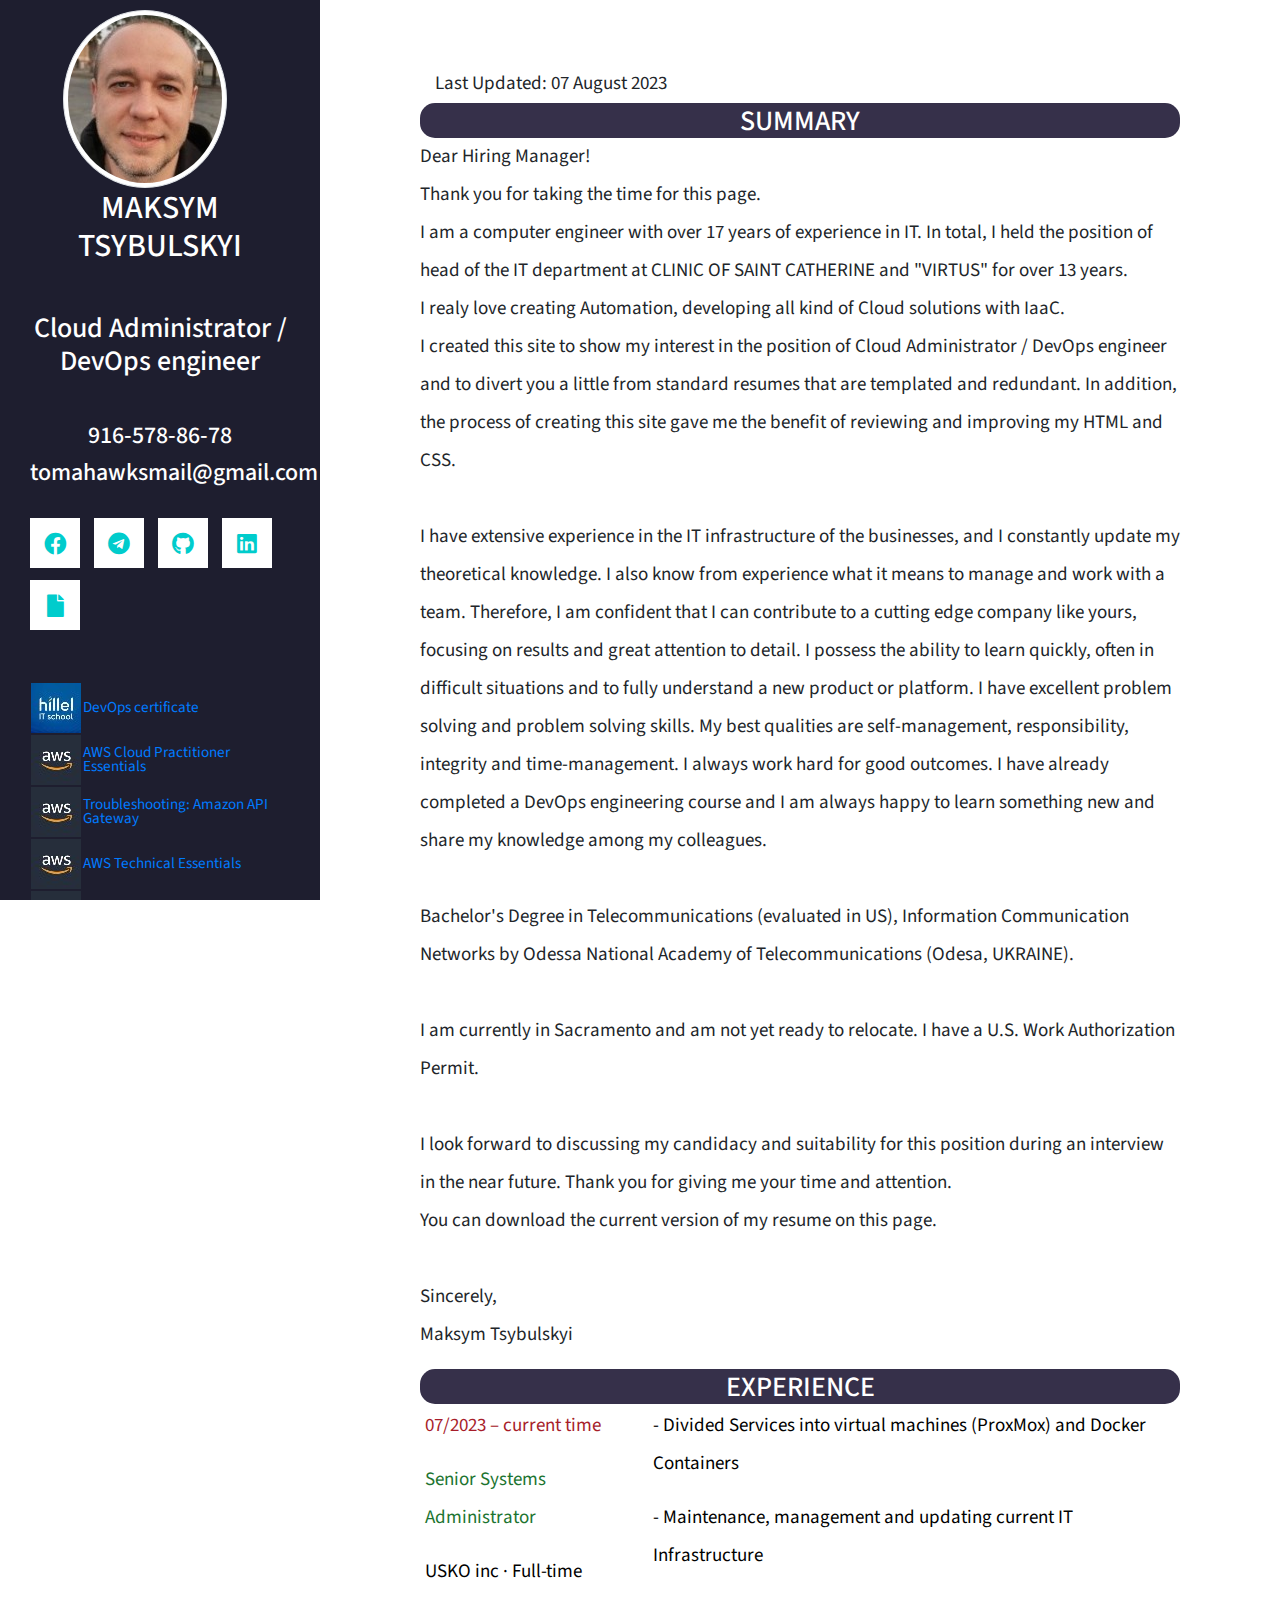
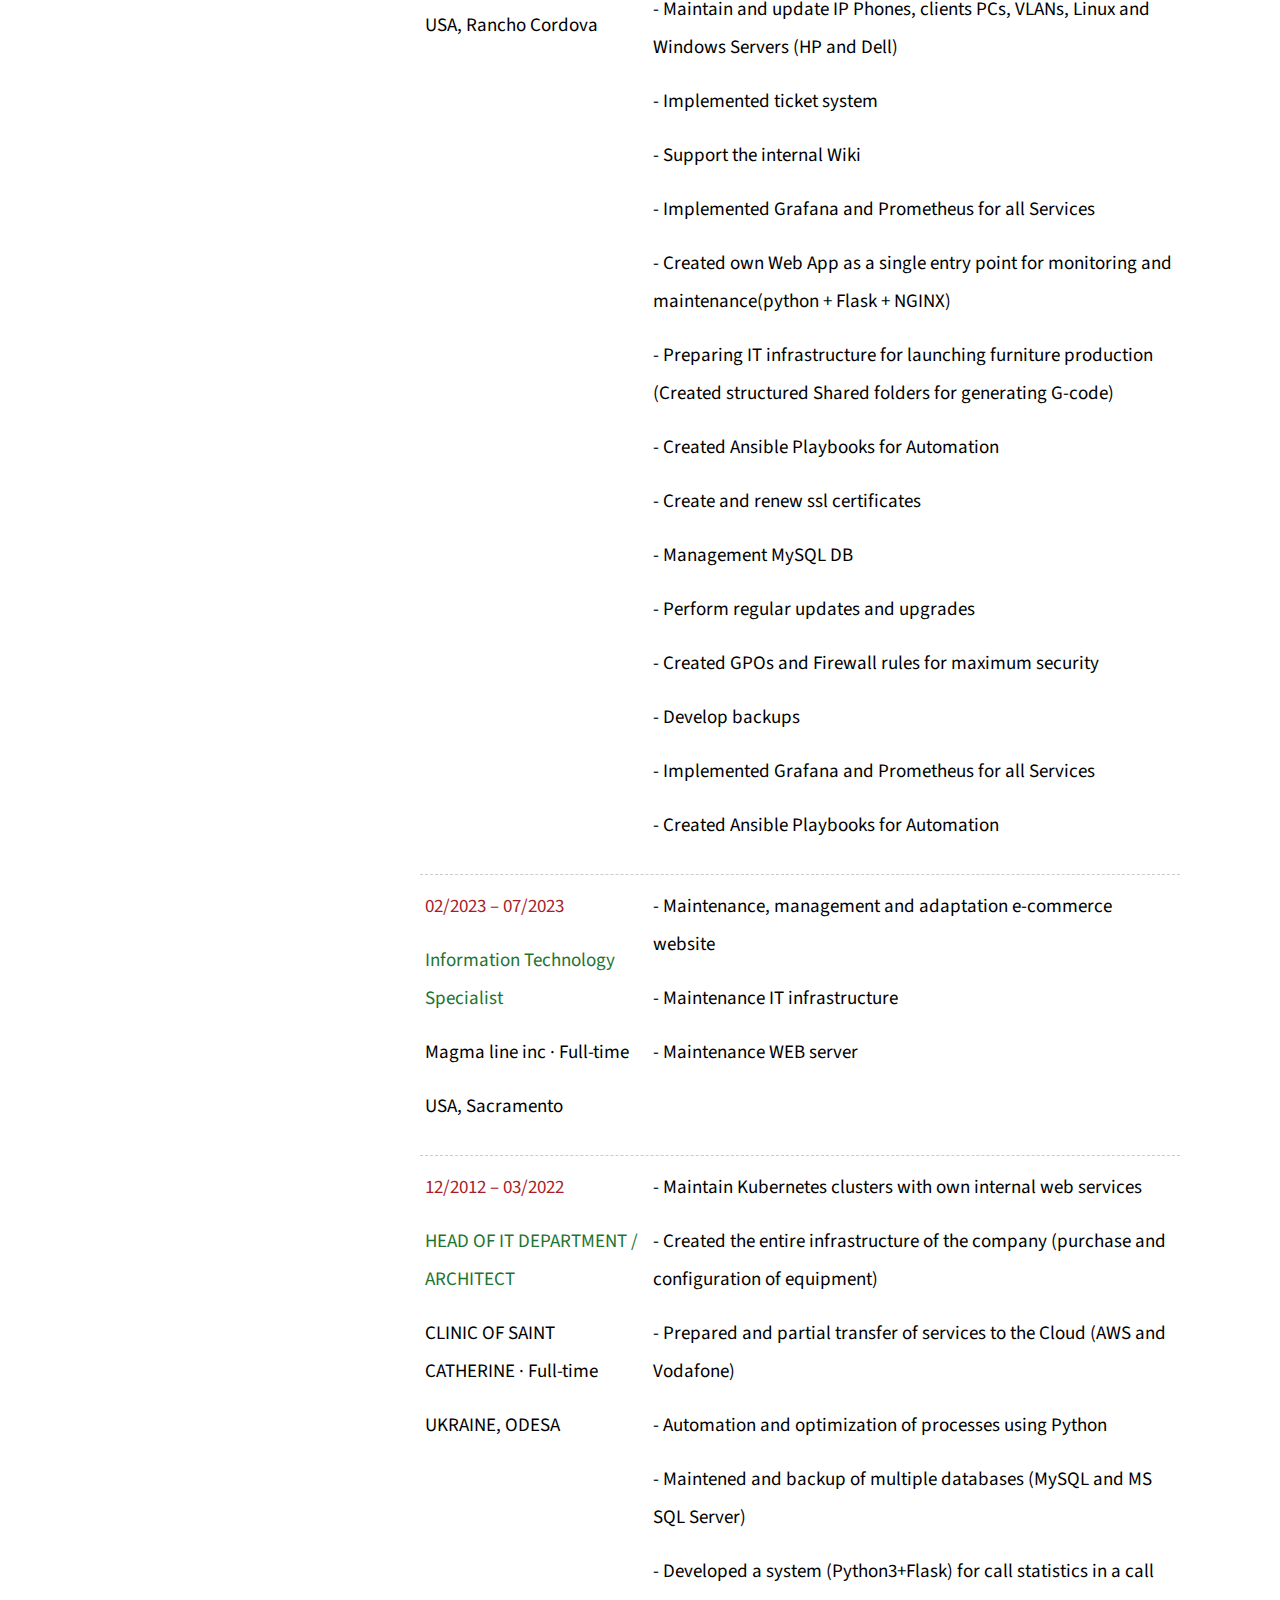
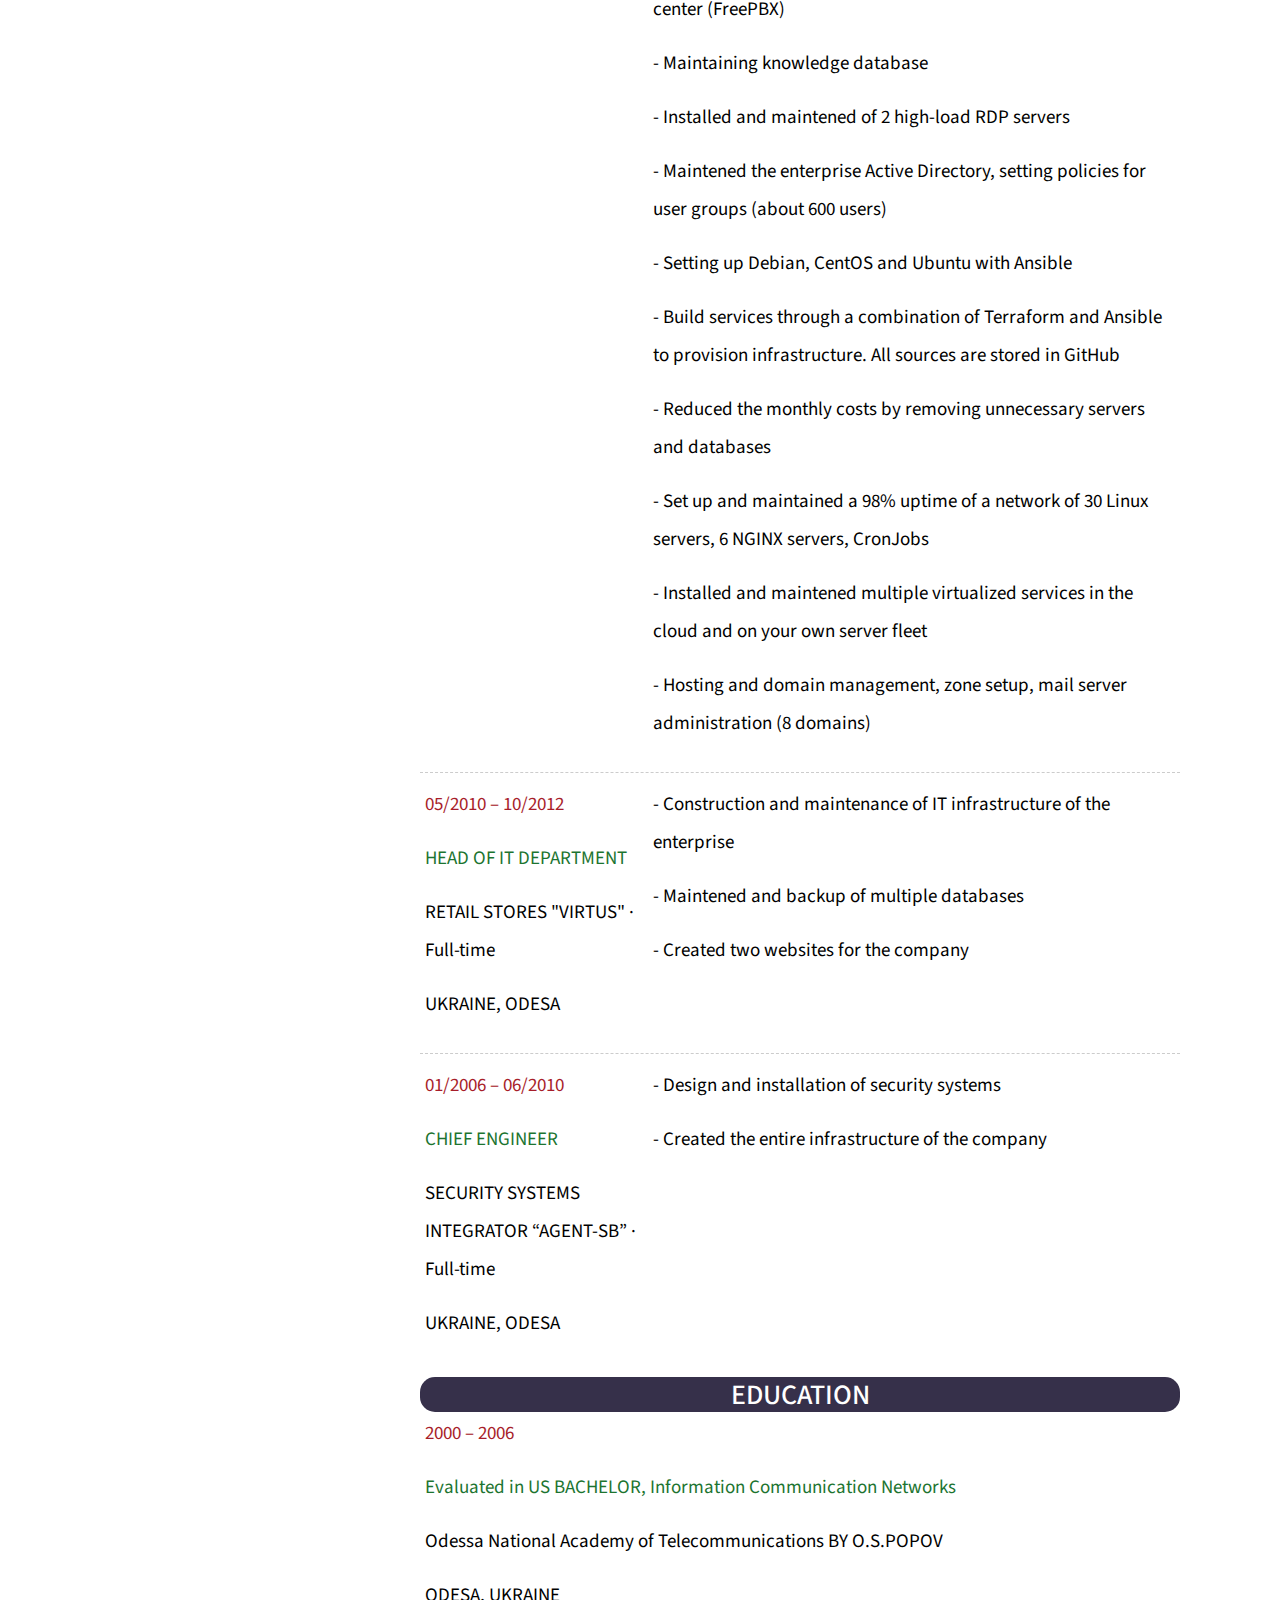
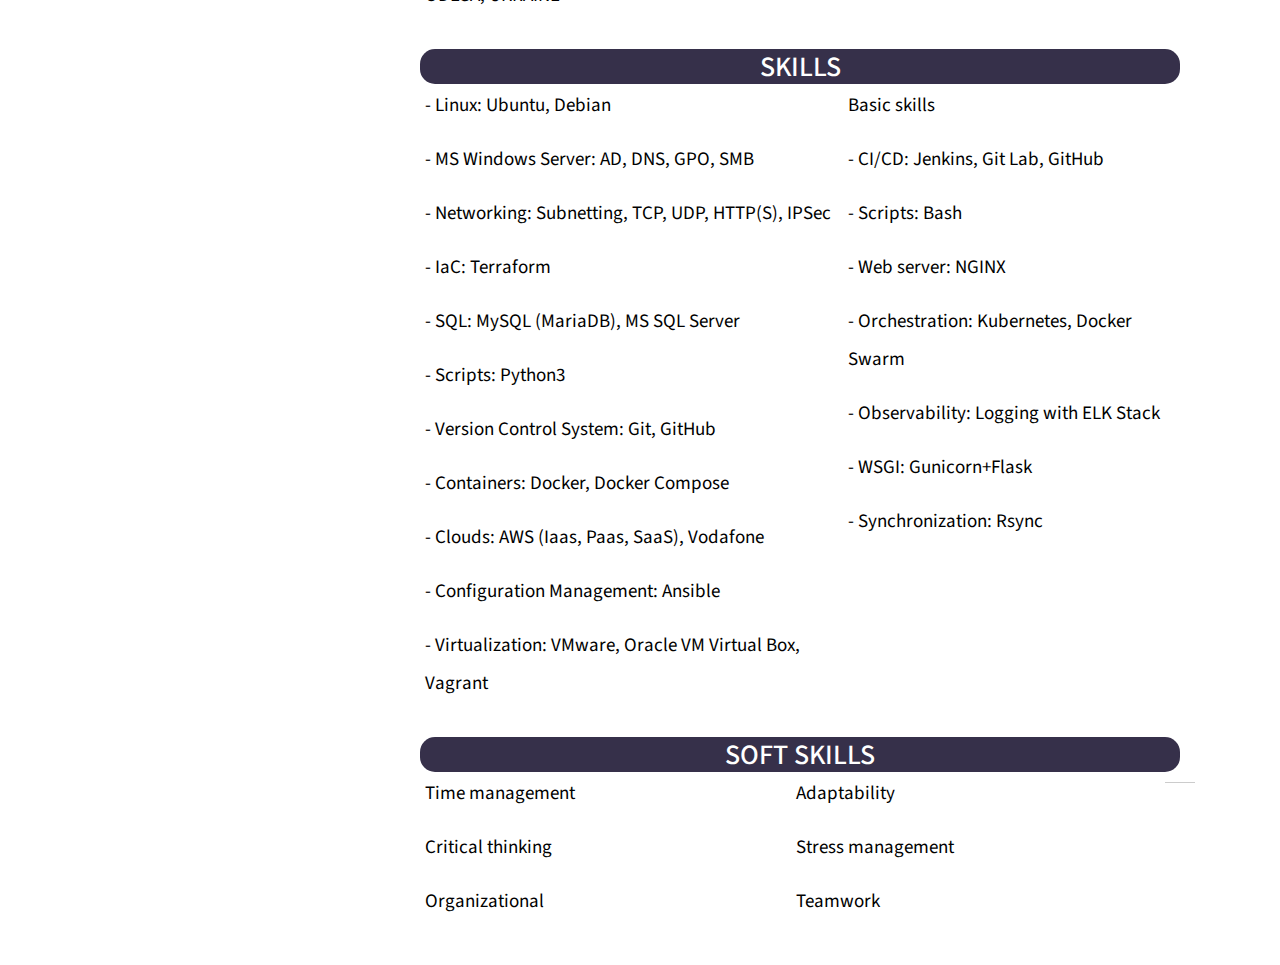
<file: index.html>
<!DOCTYPE html>
<html lang="en">
<head>

    <meta charset="UTF-8">
    <meta name="viewport" content="width=device-width, initial-scale=1.0">
    <title>MAKSYM TSYBULSKYI</title>
    <link rel="icon" type="image/x-icon" href="img/favicon.ico">
    <link rel="stylesheet" href="fontawesome/css/all.min.css"> <!-- https://fontawesome.com/ -->
    <link href="https://fonts.googleapis.com/css2?family=Source+Sans+Pro&display=swap" rel="stylesheet">
    <!-- https://fonts.google.com/ -->
    <link href="css/bootstrap.min.css" rel="stylesheet">
    <link href="css/templatemo-xtra-blog.css" rel="stylesheet">

</head>
<body>
<header class="tm-header" id="tm-header">
    <div class="tm-header-wrapper">
        <div class="tm-site-header">
            <div class="mb-3 mx-auto tm-site-logo">
                <figure class="tm-comment-figure">
                    <img src="img/face.jpg" alt="Image" class="mb-2 rounded-circle img-thumbnail">
                </figure>
            </div>
            <br>
            <h2 class="text-center">MAKSYM TSYBULSKYI</h2><br>
            <h3 class="text-center">Cloud Administrator / DevOps engineer </h3><br>
            <br>
            <h4>916-578-86-78</h4>
            <h4>tomahawksmail@gmail.com</h4>
        </div>

        <div class="tm-mb-40">
            <a rel="nofollow" href="https://www.facebook.com/profile.php?id=100010764849363" class="tm-social-link">
                <i class="fab fa-facebook tm-social-icon"></i>
            </a>
            <a href="https://t.me/MaksimTsybulskiy" class="tm-social-link">
                <i class="fab fa-telegram tm-social-icon"></i>
            </a>
            <a href="https://github.com/tomahawksmail" class="tm-social-link">
                <i class="fab fa-github tm-social-icon"></i>
            </a>
            <a href="https://www.linkedin.com/in/maksym-tsybulskyi/" class="tm-social-link">
                <i class="fab fa-linkedin tm-social-icon"></i>
            </a>
            <a href="files/Tsybulskyi Maksym.pdf" class="tm-social-link">
                <i class="fa fa-file tm-social-icon"></i>
            </a>
        </div>
        <div class="tm-mb-10">
            <table>
                <tbody style="font-size:80%;  line-height: 90%;">
                <tr style="height: 23px;">
                    <td style="height: 23px;"><img src="img/hillel.jpg" alt="Image"></td>
                    <td style="height: 23px;"><a href="https://certificate.ithillel.ua/view/87835199" target="_blank">DevOps
                        certificate</a></td>
                </tr>
                <tr style="height: 23px;">
                    <td style="height: 23px;"><img src="img/aws.jpg" alt="Image"></td>
                    <td style="height: 23px;"><a href="cert/134_3_994416_1672790199_AWSCourseCompletionCertificate.pdf"
                                                 target="_blank">AWS Cloud Practitioner Essentials</a></td>
                </tr>
                <tr style="height: 23px;">
                    <td style="height: 23px;"><img src="img/aws.jpg" alt="Image"></td>
                    <td style="height: 23px;"><a
                            href="cert/12269_5_994416_1673553901_AWS_Skill_BuilderCourseCompletionCertificate.pdf"
                            target="_blank">Troubleshooting: Amazon API Gateway</a></td>
                </tr>
                <tr style="height: 23px;">
                    <td style="height: 23px;"><img src="img/aws.jpg" alt="Image"></td>
                    <td style="height: 23px;"><a
                            href="cert/1851_3_994416_1641762366_AWSCourseCompletionCertificate.pdf" target="_blank">AWS
                        Technical Essentials</a></td>

                </tr>
                <tr style="height: 23px;">
                    <td style="height: 23px;"><img src="img/aws.jpg" alt="Image"></td>
                    <td style="height: 23px;"><a
                            href="cert/12439_3_994416_1672958792_AWSCourseCompletionCertificate.pdf" target="_blank">AWS
                        Networking Basics</a></td>
                </tr>


                <tr style="height: 23px;">
                    <td style="height: 23px;"><img src="img/aws.jpg" alt="Image"></td>
                    <td style="height: 23px;"><a href="cert/8187_3_994416_1673308184_AWSCourseCompletionCertificate.pdf"
                                                 target="_blank">AWS Network Monitoring and Troubleshooting</a></td>
                <tr style="height: 23px;">
                    <td style="height: 23px;"><img src="img/aws.jpg" alt="Image"></td>
                    <td style="height: 23px;"><a href="cert/199_3_994416_1657074197_AWSCourseCompletionCertificate.pdf"
                                                 target="_blank">AWS Compute Services Overview</a></td>
                </tr>
                <tr style="height: 23px;">
                    <td style="height: 23px;"><img src="img/tplink.jpg" alt="Image"></td>
                    <td style="height: 23px;"><a href="cert/tplink-cert.pdf" target="_blank">TP-LINK CERTIFIED
                        PARTNER</a></td>
                </tr>
                </tbody>
            </table>
        </div>


    </div>
</header>


<div class="container-fluid">
    <main class="tm-main">
        <div class="row tm-row">
            <hr class="tm-hr-primary">
            <p class="tm-pt-30">
            <div class="container-fluid" style="padding-top: 5px;">
                Last Updated: 07 August 2023
                <div class="row"
                     style="height: 35px;padding-top: 3px; background: #36304a; align-content: center; color: white;
                     font-weight: bold; border-radius: 15px">
                    <h3>SUMMARY</h3>
                </div>
            </div>
            Dear Hiring Manager! <br>
            Thank you for taking the time for this page.<br>
            I am a computer engineer with over 17 years of experience in IT. In total, I held the position of
            head of the IT department at CLINIC OF SAINT CATHERINE and "VIRTUS" for over 13 years.<br>
            I realy love creating Automation, developing all kind of Cloud solutions with IaaC.
            <br>
            I created this site to show my interest in the position of Cloud Administrator / DevOps engineer and to
            divert you a little from standard resumes that are templated and redundant. In addition, the process of
            creating this site gave me the benefit of reviewing and improving my HTML and CSS.<br>
            <br>
            I have extensive experience in the IT infrastructure of the businesses, and I constantly update my
            theoretical
            knowledge. I also know from experience what it means to manage and work with a team. Therefore, I am
            confident
            that I can contribute to a cutting edge company like yours, focusing on results and great attention to
            detail.
            I possess the ability to learn quickly, often in difficult situations and to fully understand a new product
            or platform.
            I have excellent problem solving and problem solving skills. My best qualities are self-management,
            responsibility, integrity
            and time-management. I always work hard for good outcomes. I have already completed a DevOps engineering
            course and I am
            always happy to learn something new and share my knowledge among my colleagues.<br>
            <br>
            Bachelor's Degree in Telecommunications (evaluated in US), Information Communication Networks by Odessa National Academy of
            Telecommunications (Odesa, UKRAINE).<br>
            <br>
            I am currently in Sacramento and am not yet ready to relocate. I have a U.S. Work Authorization Permit.<br>
            <br>
            I look forward to discussing my candidacy and suitability for this position during an interview in the near
            future.
            Thank you for giving me your time and attention.<br>
            You can download the current version of my resume on this page.<br>
            <br>

            Sincerely,<br>
            Maksym Tsybulskyi

            <hr>
            <div class="container-fluid" style="padding-top: 15px;">
                <div class="row"
                     style="height: 35px;padding-top: 3px; background: #36304a; align-content: center; color: white; font-weight: bold; border-radius: 15px">
                    <h3>EXPERIENCE</h3>
                </div>
            </div>
            <!--            USKO inc-->
            <div class="divTable">
                <div class="divTableBody">
                    <div class="divTableRow">
                        <div class="divTableCell_left">
                            <p style="color: #a71d2a">07/2023 &ndash; current time</p>
                            <p style="color: #1c7430">Senior Systems Administrator</p>
                            <p>USKO inc · Full-time</p>
                            <p>USA, Rancho Cordova</p>
                        </div>
                        <div class="divTableCell">
							<p>- Divided Services into virtual machines (ProxMox) and Docker Containers</p>
                            <p>- Maintenance, management and updating current IT Infrastructure</p>
							<p>- Maintain and update IP Phones, clients PCs, VLANs, Linux and Windows Servers (HP and Dell)</p>
							<p>- Implemented ticket system</p>
							<p>- Support the internal Wiki</p>
							<p>- Implemented Grafana and Prometheus for all Services</p>
                            <p>- Created own Web App as a single entry point for monitoring and maintenance(python + Flask + NGINX)</p>
                            <p>- Preparing IT infrastructure for launching furniture production (Created structured Shared folders for generating G-code)</p>
							<p>- Created Ansible Playbooks for Automation</p>
							<p>- Create and renew ssl certificates</p>
							<p>- Management MySQL DB</p>
							<p>- Perform regular updates and upgrades</p>
							<p>- Created GPOs and Firewall rules for maximum security</p>
							<p>- Develop backups</p>
							<p>- Implemented Grafana and Prometheus for all Services</p>
							<p>- Created Ansible Playbooks for Automation</p>
                        </div>
                    </div>
                </div>
            </div>
            <!--            border-->
            <div class="divTable">
                <div class="divTableBody">
                    <hr style="border-style: dashed; color: #1c7430">
                </div>
            </div>
            <!--            Magma Line inc-->
            <div class="divTable">
                <div class="divTableBody">
                    <div class="divTableRow">
                        <div class="divTableCell_left">
                            <p style="color: #a71d2a">02/2023 &ndash; 07/2023</p>
                            <p style="color: #1c7430">Information Technology Specialist</p>
                            <p>Magma line inc · Full-time</p>
                            <p>USA, Sacramento</p>
                        </div>
                        <div class="divTableCell">
                            <p>- Maintenance, management and adaptation e-commerce website</p>
                            <p>- Maintenance IT infrastructure</p>
                            <p>- Maintenance WEB server</p>
                        </div>
                    </div>
                </div>
            </div>
            <!--            border-->
            <div class="divTable">
                <div class="divTableBody">
                    <hr style="border-style: dashed; color: #1c7430">
                </div>
            </div>
            <!--            CLINIC OF SAINT CATHERINE-->
            <div class="divTable">
                <div class="divTableBody">
                    <div class="divTableRow">
                        <div class="divTableCell_left">
                            <p style="color: #a71d2a">12/2012 &ndash; 03/2022</p>
                            <p style="color: #1c7430">HEAD OF IT DEPARTMENT / ARCHITECT</p>
                            <p>CLINIC OF SAINT CATHERINE · Full-time</p>
                            <p>UKRAINE, ODESA</p>
                        </div>
                        <div class="divTableCell">
                            <p>- Maintain Kubernetes clusters with own internal web services</p>
                            <p>- Created the entire infrastructure of the company (purchase and configuration of
                                equipment)</p>
                            <p>- Prepared and partial transfer of services to the Cloud (AWS and Vodafone)</p>
                            <p>- Automation and optimization of processes using Python</p>
                            <p>- Maintened and backup of multiple databases (MySQL and MS SQL Server)</p>
                            <p>- Developed a system (Python3+Flask) for call statistics in a call center
                                (FreePBX)</p>
                            <p>- Maintaining knowledge database</p>
                            <p>- Installed and maintened of 2 high-load RDP servers</p>
                            <p>- Maintened the enterprise Active Directory, setting policies for user groups (about
                                600 users)</p>
                            <p>- Setting up Debian, CentOS and Ubuntu with Ansible</p>
                            <p>- Build services through a combination of Terraform and Ansible to provision
                                infrastructure. All sources are stored in GitHub</p>
                            <p>- Reduced the monthly costs by removing unnecessary servers and databases</p>
                            <p>- Set up and maintained a 98% uptime of a network of 30 Linux servers, 6 NGINX servers,
                                CronJobs</p>
                            <p>- Installed and maintened multiple virtualized services in the cloud and on your own
                                server fleet</p>
                            <p>- Hosting and domain management, zone setup, mail server administration (8 domains) </p>
                        </div>
                    </div>
                </div>
            </div>
            <div class="divTable">
                <div class="divTableBody">
                    <hr style="border-style: dashed; color: #1c7430">
                </div>
            </div>
            <div class="divTable">
                <div class="divTableBody">
                    <div class="divTableRow">
                        <div class="divTableCell_left">
                            <p style="color: #a71d2a">05/2010 &ndash; 10/2012</p>
                            <p style="color: #1c7430">HEAD OF IT DEPARTMENT</p>
                            <p>RETAIL STORES "VIRTUS" · Full-time</p>
                            <p>UKRAINE, ODESA</p>
                        </div>
                        <div class="divTableCell">
                            <p>- Construction and maintenance of IT infrastructure of the enterprise</p>
                            <p>- Maintened and backup of multiple databases</p>
                            <p>- Created two websites for the company</p>

                        </div>
                    </div>

                </div>
            </div>
            <div class="divTable">
                <div class="divTableBody">
                    <hr style="border-style: dashed; color: #1c7430">
                </div>
            </div>
            <div class="divTable">
                <div class="divTableBody">
                    <div class="divTableRow">
                        <div class="divTableCell_left">
                            <p style="color: #a71d2a">01/2006 &ndash; 06/2010</p>
                            <p style="color: #1c7430">CHIEF ENGINEER</p>
                            <p>SECURITY SYSTEMS INTEGRATOR &ldquo;AGENT-SB&rdquo; · Full-time</p>
                            <p>UKRAINE, ODESA</p>
                        </div>
                        <div class="divTableCell">
                            <p>- Design and installation of security systems</p>
                            <p>- Created the entire infrastructure of the company</p>
                        </div>
                    </div>

                </div>
            </div>
            <div class="container-fluid" style="padding-top: 15px;">
                <div class="row"
                     style="height: 35px;padding-top: 3px; background: #36304a; align-content: center; color: white; font-weight: bold; border-radius: 15px">
                    <h3>EDUCATION</h3>
                </div>
            </div>
            <div class="divTable">
                <div class="divTableBody">
                    <div class="divTableRow">
                        <div class="divTableCell">
                            <p style="color: #a71d2a">2000 &ndash; 2006</p>
                            <!--                            <p style="color: #a71d2a"><i>Diploma evaluation still in progress</i></p>-->
                            <p style="color: #1c7430">Evaluated in US BACHELOR, Information Communication Networks</p>
                            <p>Odessa National Academy of Telecommunications BY O.S.POPOV</p>
                            <p>ODESA, UKRAINE</p>
                        </div>
                        <div class="divTableCell">

                        </div>
                    </div>
                </div>
            </div>
            <div class="container-fluid" style="padding-top: 15px;">
                <div class="row"
                     style="height: 35px;padding-top: 3px; background: #36304a; align-content: center; color: white; font-weight: bold; border-radius: 15px">
                    <h3>SKILLS</h3>
                </div>
            </div>
            <div class="divTable">
                <div class="divTableBody">
                    <div class="divTableRow">
                        <div class="divTableCell">
                            <p>- Linux: Ubuntu, Debian</p>
                            <p>- MS Windows Server: AD, DNS, GPO, SMB</p>
                            <p>- Networking: Subnetting, TCP, UDP, HTTP(S), IPSec</p>
                            <p>- IaC: Terraform</p>
                            <p>- SQL: MySQL (MariaDB), MS SQL Server</p>
                            <p>- Scripts: Python3</p>
                            <p>- Version Control System: Git, GitHub</p>
                            <p>- Containers: Docker, Docker Compose</p>
                            <p>- Clouds: AWS (Iaas, Paas, SaaS), Vodafone</p>
                            <p>- Configuration Management: Ansible</p>
                            <p>- Virtualization: VMware, Oracle VM Virtual Box, Vagrant</p>
                        </div>
                        <div class="divTableCell">
                            <p>Basic skills</p>
                            <p>- CI/CD: Jenkins, Git Lab, GitHub</p>
                            <p>- Scripts: Bash</p>
                            <p>- Web server: NGINX</p>
                            <p>- Orchestration: Kubernetes, Docker Swarm</p>
                            <p>- Observability: Logging with ELK Stack</p>
                            <p>- WSGI: Gunicorn+Flask</p>
                            <p>- Synchronization: Rsync</p>
                        </div>
                    </div>
                </div>
            </div>
            <div class="container-fluid" style="padding-top: 15px;">
                <div class="row"
                     style="height: 35px;padding-top: 3px; background: #36304a; align-content: center; color: white; font-weight: bold; border-radius: 15px">
                    <h3>SOFT SKILLS</h3>
                </div>
            </div>
            <div class="divTable">
                <div class="divTableBody">
                    <div class="divTableRow">
                        <div class="divTableCell">
                            <p>Time management</p>
                            <p>Critical thinking</p>
                            <p>Organizational</p>
                        </div>
                        <div class="divTableCell">
                            <p>Adaptability</p>
                            <p>Stress management</p>
                            <p>Teamwork</p>
                        </div>
                    </div>
                </div>
            </div>

            <footer class="row tm-row">
                <hr class="col-12">
            </footer>
    </main>
</div>
<script src="js/jquery.min.js"></script>
<script src="js/templatemo-script.js"></script>
</body>
</html>
</file>
<file: css/templatemo-xtra-blog.css>
/*

TemplateMo 553 Xtra Blog

https://templatemo.com/tm-553-xtra-blog

*/

html { overflow-x: hidden; }

body {
    margin: 0;
    padding: 0;
    font-family: 'Source Sans Pro', sans-serif;
    font-size: 19px;
    line-height: 2em;
    overflow-x: hidden;
}

p, span { color: #000000; }
hr { 
    border-top-color: #CCC; 
    margin-top: 10px;
    margin-bottom: 10px;
}
.form-control::-webkit-input-placeholder { color: #999; }  
.form-control:-ms-input-placeholder { color: #999; }  
.form-control::placeholder { color: #999; }

.tm-header {
    background-color: #1e1e2f;
    color: white;
    
    position: fixed;
    top: 0;
    left: 0;
    bottom: 0;
    z-index: 100;
    width: 400px;
    overflow-y: visible;     
}

.tm-header-wrapper {
    overflow-y: scroll;
    scrollbar-width: none;
    -ms-overflow-style: none;
    padding: 30px;
    width: 100%;
    height: 100%; 
}

.tm-header-wrapper::-webkit-scrollbar {
    width: 0;
    height: 0;
}

.tm-site-header {
    margin-top: 30px;
    margin-bottom: 30px;


}

.tm-site-logo {
    width: 75px;
    height: 75px;
    border-radius: 50%;
    background-color: white;    
    display: flex;
    align-items: center;
    justify-content: center;
}

.tm-site-logo i { color: #0CC; }

.tm-main {
    margin-left: 430px;
    padding: 60px 100px 25px;
}

.tm-post { max-width: 470px; }

.tm-row {
    max-width: 1280px;
    justify-content: space-between;
}

.tm-nav { margin-bottom: 100px; }

.tm-nav-item {
    list-style: none;
    margin-bottom: 30px;
}

.tm-nav-link {
    color: white;
    background-color: transparent;
    height: 75px;
    width: 100%;
    max-width: 300px;    
    display: flex;
    align-items: center;
    font-size: 1.4rem;
    padding: 30px;
}

.tm-nav-item:hover .tm-nav-link,
.tm-nav-item.active .tm-nav-link
 {
    color: #F0F0F0;
    background-color: transparent;
    text-decoration: none;
}

.tm-nav ul { position: relative; }

.tm-nav-item:hover:after,
.tm-nav-item.active:after {
    content: '';
    width: 100%;
    max-width: 300px;    
    height: 75px;
    display: block;
    border: 1px solid white;
    margin-left: 10px;
    margin-top: -65px;
    position: absolute;
    z-index: -1000;
}

.tm-nav-link i { margin-right: 37px; }

ul { 
    margin: 0; 
    padding: 0;
}

.tm-nav { margin-left: -30px; }

.tm-social-link {
    display: inline-block;
    background-color: white;    
    font-size: 1.4rem;
    width: 50px;
    height: 50px;
    text-align: center;
    padding-top: 8px; 
    margin-right: 12px;
    margin-bottom: 12px;
}

.tm-social-icon { 
    color: #0CC;    
    transition: all 0.3s ease;
}

.tm-social-link:hover .tm-social-icon.fa-facebook { color: #3b5998; }
.tm-social-link:hover .tm-social-icon.fa-file { color: #0CC; }
.tm-social-link:hover .tm-social-icon.fa-github { color: #3f729b; }
.tm-social-link:hover .tm-social-icon.fa-linkedin { color: #0e76a8; }
.navbar-toggler { display: none; }

.tm-search-form {
    display: flex;
    align-items: center;
    justify-content: flex-end;
}

.form-inline .form-control.tm-search-input {
    display: block;
    height: 60px;
    width: 480px;
    margin-right: 30px;
    border-radius: 0;
    border-color: #0CC;
    font-size: 1.2rem;
}

.tm-search-button {
    width: 60px;
    height: 60px;
    border: none;
    background-color: #0CC;
    transition: all 0.3s ease;
}

.tm-search-button:hover { background-color: #09b6b6; }

.tm-search-icon {
    color: white;
    font-size: 1.3rem;
}

.tm-post-link {
    display: block;
    position: relative;
	cursor: pointer;
}

.tm-post-link-inner {
    overflow: hidden;
    background: #3085a3;
}

.tm-post-link img {
    position: relative;
	display: block;
	min-height: 100%;
	max-width: 100%;
	opacity: 0.8;
}

.effect-lily img {
	max-width: none;
	width: -webkit-calc(100% + 50px);
	width: calc(100% + 50px);
	opacity: 0.7;
	-webkit-transition: opacity 0.35s, -webkit-transform 0.35s;
	transition: opacity 0.35s, transform 0.35s;
	-webkit-transform: translate3d(-40px,0, 0);
	transform: translate3d(-40px,0,0);
}

.effect-lily:hover img { opacity: 1; }

.effect-lily:hover img {
    -webkit-transform: translate3d(0,0,0);
	transform: translate3d(0,0,0);
}

.tm-post { margin-bottom: 75px; }

.tm-new-badge {
    top: 25px;
    right: -10px;
    background-color: #0CC;
    color: white;
    padding: 5px 20px;
}

.tm-post-title {
    font-size: 1.7rem;
    transition: all 0.3s ease;
}

.tm-h3 {
    font-size: 1.3rem;
    color: #000000;
}

.tm-post-link:hover .tm-post-title { color: #0CC; }

.tm-btn {
    display: inline-block;
    border-radius: 5px;
    font-size: 1.3rem;
    transition: all 0.3s ease;
}

.tm-btn-primary {    
    background-color: #0CC;
    color: white;  
    padding: 8px 43px;
    border: none;
}

.tm-btn-small { padding: 8px 33px; }

.tm-btn-primary:hover {
    background-color: #09b6b6;
    color: white;
}

.tm-paging-nav ul li {
    list-style: none;
    display: inline-block;
    margin-right: 10px;
}

.tm-paging-nav ul li:last-child { margin-right: 0; }

.tm-paging-link {
    background-color: #F0F0F0;
    color: #999;
    width: 50px;
    height: 50px;
    display: flex;
    align-items: center;
    justify-content: center;    
}

.tm-paging-item .tm-paging-link:hover,
.tm-paging-item.active .tm-paging-link {
    background-color: #0CC;
    color: white;
}

.tm-btn.disabled {
    background-color: #F0F0F0;
    color: #999;
    cursor: not-allowed;
}

.tm-external-link { color: #0CC; }
.tm-external-link:hover { color: #09b6b6; }

.tm-paging-wrapper {
    display: flex;
    justify-content: flex-end;
    align-items: center;
}

.tm-prev-next-wrapper,
.tm-paging-wrapper {
    flex: 0 0 50%;
    max-width: 50%;
    padding-left: 15px;
    padding-right: 15px;
}

.tm-copyright { text-align: right; }

/* Single Post page */
hr.tm-hr-primary { border-top: 5px solid #0CC; }

video {
    width: 100%;
    height: auto;
}

.tm-comment {
    display: flex;
    align-items: flex-start;
}

.tm-comment-figure {
    margin-top: 10px;
    margin-right: 30px;
}

.tm-comment-reply { padding-left: 37px; }

.form-control {
    height: 45px;
    border-color: #0CC;
    border-radius: 0;
}

.tm-comment-form { max-width: 360px; }
.tm-category-list { list-style-type: none; }
figure { margin: 0; }
figcaption { line-height: 1.4; }

.tm-post-full { max-width: 600px; }

.tm-post-sidebar {
    max-width: 280px;
    margin-left: auto;
    margin-right: 0;
}

.tm-pt-20 { padding-top: 20px; }
.tm-pt-30 { padding-top: 30px; }
.tm-pt-45 { padding-top: 45px; }
.tm-pt-60 { padding-top: 60px; }
.tm-mb-10 { margin-bottom: 10px; }
.tm-mb-40 { margin-bottom: 40px; }
.tm-mb-45 { margin-bottom: 45px; }
.tm-mb-55 { margin-bottom: 55px; }
.tm-mb-60 { margin-bottom: 60px; }
.tm-mb-65 { margin-bottom: 65px; }
.tm-mb-75 { margin-bottom: 75px; }
.tm-mb-80 { margin-bottom: 80px; }
.tm-mb-120 { margin-bottom: 120px; }
.tm-mt-40 { margin-top: 40px; }
.tm-mt-100 { margin-top: 100px; }
.tm-mr-20 { margin-right: 20px; }
.tm-color-primary, span.tm-color-primary { color: #099; }
a.tm-color-gray, .tm-color-gray { color: #999; }
a.tm-color-gray:hover { color: #099; }
.tm-bg-gray { background-color: #F3F4F5; }
button:focus { outline: none; }
a:hover { 
    text-decoration: none; 
    color: #048c8c;
}

a:hover figcaption { color: #056767; }
.img-thumbnail { max-width: none; }
.tm-about-pad { padding: 40px 35px; }
.tm-person { max-width: 430px; }
.tm-line-height-short { line-height: 1.8; }

.gmap_canvas {
    overflow:hidden;
    background:none!important;
    height:477px;
    width:100%;
}

.tm-social-links li { 
    list-style: none; 
    display: inline-block;
}

.tm-social-links li a {
    display: block;
    color: white;
    background-color: #0CC;
    width: 45px;
    height: 45px;    
    margin-right: 15px;    
}

.tm-social-links li a i { transition: all 0.3s ease; }
.tm-social-links li a:hover i.fa-facebook { color: #3b5998; }
.tm-social-links li a:hover i.fa-twitter { color: #00acee; }
.tm-social-links li a:hover i.fa-youtube { color: #c4302b; }
.tm-social-links li a:hover i.fa-instagram { color: #3f729b; }

.tm-contact-right { padding-left: 55px; }
.tm-contact-form { max-width: 488px; }

.tm-contact-form input,
.tm-contact-form textarea {
    max-width: 360px;
}

.tm-contact-form label { font-size: 1.4rem; }
.tm-contact-form .form-group { display: flex; }

@media (max-width: 1540px) {
    .tm-header { width: 320px; }

    .tm-main {
        margin-left: 320px;
        width: calc(100% - 320px);
    }
}

@media (max-width: 1300px) {
    .tm-about-col {
        flex: 0 0 100%;
        max-width: 100%;
        margin-bottom: 30px;
    }
}

@media (max-width: 1288px) {
    .tm-social-link { margin-right: 10px; }
}

@media (max-width: 1199px) {
    .tm-post-sidebar { max-width: 440px; }
    .form-inline .form-control.tm-search-input { width: 420px; }
}

@media (max-width: 1086px) {
    .form-inline .form-control.tm-search-input {
        width: 80%;
        margin-right: 15px;
    }
}

/* Hide sidebar */
@media (max-width: 991px) {
    .tm-header {
        width: 320px;
        left: -320px;        
        transition: all 0.3s ease;
    }

    .tm-header.show { left: 0; }
    .tm-header-wrapper { padding: 15px; }

    .navbar-toggler {
        display: block;
        position: fixed;
        left: 0;
        top: 0;
        background-color: rgba(56, 204, 204, 0.75);
        color: white;
        padding: 10px 15px;
        transition: all 0.3s ease;
        border-radius: 0;
        top: 5px;
    }

    .tm-header.show .navbar-toggler { left: 320px; }

    .tm-main {
        margin-left: 0;
        padding: 50px 40px;
        width: 100%;
    }

    .tm-post-sidebar {
        margin-left: 0;
        margin-right: auto;
    }

    .tm-person-col { width: 50%; }
    .tm-person { flex-direction: row; }

    .tm-contact-left {
        flex: 0 0 58.333333%;
        max-width: 58.333333%;
    }

    .tm-contact-right {
        flex: 0 0 41.666667%;
        max-width: 41.666667%;
    }

    .tm-post-full { max-width: none; }
}

@media (max-width: 767px) {
    .form-inline .form-control.tm-search-input {
        width: 70%;
        max-width: 375px;
        margin-right: 15px;
    }

    .tm-search-form { justify-content: flex-start; }
    .tm-main { padding: 60px 10px; }

    .tm-prev-next-wrapper,
    .tm-paging-wrapper {
        flex: 0 0 100%;
        max-width: 100%;
    }

    .tm-paging-wrapper { 
        margin-top: 50px; 
        justify-content: flex-start;
    }

    .tm-copyright { text-align: left; }
}

@media (max-width: 1199px) and (min-width: 992px) {
    .tm-person-col,
    .tm-contact-left,
    .tm-contact-right {
        flex: 0 0 100%;
        max-width: 100%;
    }

    .tm-contact-right { padding-left: 15px; }

    .tm-post-col,
    .tm-aside-col {
        flex: 0 0 100%;
        max-width: 100%;
    }

    .tm-post-sidebar {
        margin-left: 0;
        margin-right: auto;
    }
}

@media (max-width: 709px) {
    .tm-person-col { width: 100%; }
}

@media (max-width: 991px) and (min-width: 826px) {
    .tm-about-col {
        flex: 0 0 33.3333%;
        max-width: 33.3333%;
    }

    .tm-person { flex-direction: row; }
}

@media (max-width: 630px) {
    .tm-contact-left,
    .tm-contact-right {
        flex: 0 0 100%;
        max-width: 100%;
    }

    .tm-contact-right { padding-left: 15px; }
}

@media (max-width: 575px) {
    .tm-contact-form input, 
    .tm-contact-form textarea {
        max-width: 100%;
    }
}

@media (max-width: 480px) {
    .tm-person-col { width: 100%; }
    .tm-person { flex-direction: row; }
}

@media (max-width: 380px) {
    .tm-person img { max-width: 120px; }
}
label {
    padding-right: 10px;
    font-size: 1rem;
}
h4 {

    text-align: center;
}
h3{
display: inline-block;
    margin: 0 auto;
}
/* DivTable.com */
.divTable{
	display: table;
	width: 100%;
}
.divTableRow {
	display: table-row;
}
.divTableHeading {
	background-color: #000;
	display: table-header-group;
}
.divTableCell, .divTableHead {
	border: 0px solid #999999;
	display: table-cell;
	padding: 3px 5px;
}
.divTableCell_left {
	/*border: 1px solid #999999;*/
	display: table-cell;
    width: 30%;
	padding: 3px 5px;
}
.divTableHeading {
	background-color: #EEE;
	display: table-header-group;
	font-weight: bold;
}
.divTableFoot {
	background-color: #EEE;
	display: table-footer-group;
	font-weight: bold;
}
.divTableBody {
	display: table-row-group;
}
</file>
